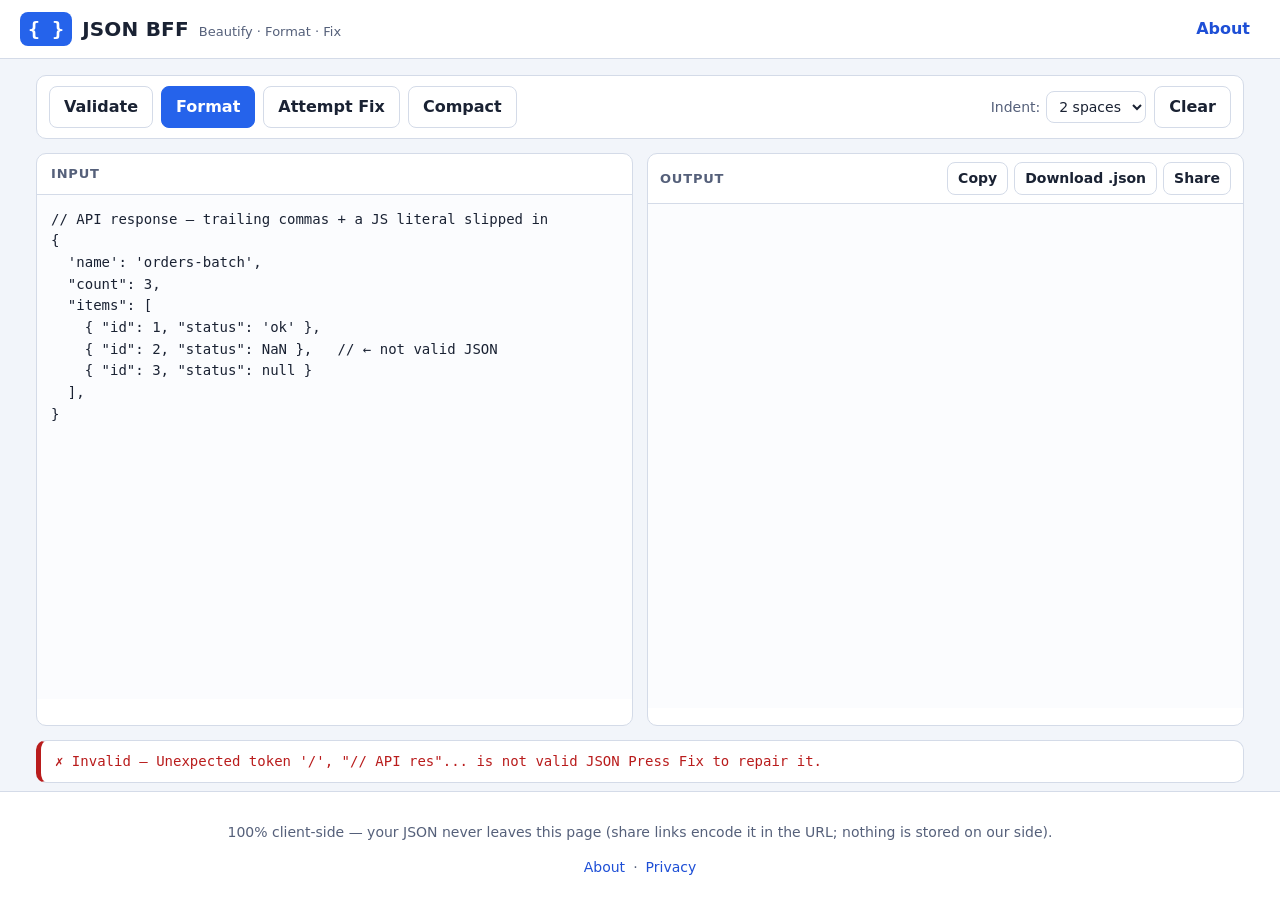
<file: index.html>
<!DOCTYPE html>
<html lang="en">
<head>
  <meta charset="utf-8" />
  <meta name="viewport" content="width=device-width, initial-scale=1" />

  <title>JSON BFF — Beautify, Format &amp; Fix JSON Online (Free, In-Browser)</title>
  <meta
    name="description"
    content="Free online JSON tool to validate, format/beautify, repair broken JSON (trailing commas, missing brackets, single quotes) and compact it — all in your browser, nothing uploaded."
  />

  <!-- Canonical: final production URL (production origin https://jsonbff.com via CNAME). -->
  <link rel="canonical" href="https://jsonbff.com/" />

  <!-- Open Graph -->
  <meta property="og:title" content="JSON BFF — Beautify, Format & Fix JSON Online (Free, In-Browser)" />
  <meta
    property="og:description"
    content="Validate, beautify, repair and compact JSON right in your browser. Trailing commas, single quotes, missing brackets — fixed without uploading a byte."
  />
  <meta property="og:type" content="website" />
  <meta property="og:url" content="https://jsonbff.com/" />

  <!-- Twitter Card -->
  <meta name="twitter:card" content="summary" />
  <meta name="twitter:title" content="JSON BFF — Beautify, Format & Fix JSON Online (Free, In-Browser)" />
  <meta
    name="twitter:description"
    content="Validate, beautify, repair and compact JSON right in your browser. Nothing is uploaded."
  />

  <meta name="theme-color" content="#2563eb" />

  <!-- Favicon: inline SVG data URI — no favicon.ico request can 404 (keeps
       the console clean, JSONBFF-PLAN.md §11) and adds zero files/deps. -->
  <link rel="icon" href="data:image/svg+xml,%3Csvg xmlns='http://www.w3.org/2000/svg' viewBox='0 0 64 64'%3E%3Crect width='64' height='64' rx='12' fill='%232563eb'/%3E%3Ctext x='32' y='43' font-family='monospace' font-size='28' font-weight='bold' fill='white' text-anchor='middle'%3E%7B%20%7D%3C/text%3E%3C/svg%3E" />

  <!-- Structured data: JSON-LD WebApplication (JSONBFF-PLAN.md §6) -->
  <script type="application/ld+json">
  {
    "@context": "https://schema.org",
    "@type": "WebApplication",
    "name": "JSON BFF — Beautify, Format & Fix",
    "description": "Free in-browser JSON tool: validate, format/beautify, repair broken JSON and compact it. 100% client-side, nothing uploaded.",
    "applicationCategory": "DeveloperApplication",
    "operatingSystem": "Any (web browser)",
    "url": "https://jsonbff.com/",
    "offers": { "@type": "Offer", "price": "0", "priceCurrency": "USD" }
  }
  </script>

  <link rel="stylesheet" href="css/style.css" />

  <!-- =====================================================================
       ADSENSE — post-approval drop-in (JSONBFF-PLAN.md §6)
       After AdSense approval:
       1. Replace every ca-pub-XXXXXXXXXXXXXXXX / 0000000000 with the real IDs.
       2. Uncomment the <script> tag below.
       3. Uncomment the (adsbygoogle ... push) line next to each <ins> in the body.
       4. Remove the two local-testing hide rules at the top of css/style.css.
       Kept commented while the publisher ID is a placeholder so the site
       passes the "zero console errors" definition of done (JSONBFF-PLAN.md §11).
       ===================================================================== -->
  <!--
  <script async
    src="https://pagead2.googlesyndication.com/pagead/js/adsbygoogle.js?client=ca-pub-XXXXXXXXXXXXXXXX"
    crossorigin="anonymous"></script>
  -->

  <!-- =====================================================================
       WEBMCP origin trial (JSONBFF-PLAN.md §12) — Chrome token live 2026-10-12.
       The WebMCP API (document.modelContext) is in a Chrome/Edge origin
       trial; js/webmcp.js is a silent no-op without the token, so the site
       works everywhere either way. Production origin = https://jsonbff.com
       (CNAME). Token below is origin-scoped to that domain, expiry
       2027-03-30 — on renewal swap in the fresh token (one meta per token;
       an Edge token would be added as a second meta). Verify: Model Context
       Tool Inspector extension, or document.modelContext.getTools() in DevTools.
       ===================================================================== -->
  <meta http-equiv="Origin-Trial" content="AnEXHY9UOOX8v7TKkCR5u8QTBTG3c91fAxZitmD546zOTrdKk3M3grfMVb0aXrVUYAwljxCYv6HlVMZiEp7z9gUAAABLeyJvcmlnaW4iOiJodHRwczovL2pzb25iZmYuY29tOjQ0MyIsImZlYXR1cmUiOiJXZWJNQ1AiLCJleHBpcnkiOjE4MDYzNjQ4MDB9" />

  <!-- ANALYTICS (GA4) — same pattern as AdSense: add the gtag snippet and
       measurement ID (G-XXXXXXXXXX) after approval (JSONBFF-PLAN.md §9). -->
</head>
<body>
  <a class="skip-link" href="#main">Skip to JSON tool</a>

  <header class="site-header">
    <div class="brand">
      <span class="logo" aria-hidden="true">{ }</span>
      <span class="brand-name">JSON BFF</span>
      <span class="brand-tag" aria-hidden="true">Beautify · Format · Fix</span>
    </div>
    <nav class="site-nav" aria-label="Site">
      <a href="about.html">About</a>
    </nav>
  </header>

  <div id="ad-header" class="ad-slot ad-slot--header">
    <!-- AdSense responsive unit (top, max ~90px). After approval, uncomment the push line. -->
    <ins
      class="adsbygoogle"
      style="display:block; max-height:90px;"
      data-ad-client="ca-pub-XXXXXXXXXXXXXXXX"
      data-ad-slot="0000000000"
      data-ad-format="auto"
      data-full-width-responsive="true"></ins>
    <!-- (adsbygoogle = window.adsbygoogle || []).push({}); -->
  </div>

  <main id="main">
    <div class="toolbar" role="group" aria-label="JSON actions">
      <button type="button" class="btn" id="btn-validate" aria-label="Validate the JSON in the input pane">Validate</button>
      <button type="button" class="btn btn--primary" id="btn-format" aria-label="Format (beautify) the JSON in the input pane">Format</button>
      <button type="button" class="btn" id="btn-fix" aria-label="Fix broken JSON in the input pane">Attempt Fix</button>
      <button type="button" class="btn" id="btn-compact" aria-label="Compact the JSON to a single line">Compact</button>

      <label class="indent-picker" for="indent-select">Indent:
        <select id="indent-select" aria-label="Indent style">
          <option value="2" selected>2 spaces</option>
          <option value="4">4 spaces</option>
          <option value="tab">Tab</option>
        </select>
      </label>

      <button type="button" class="btn btn--ghost" id="btn-clear" aria-label="Clear the input and output panes">Clear</button>
    </div>

    <div class="panes">
      <section class="pane" aria-labelledby="input-label">
        <h2 class="pane-title" id="input-label">Input</h2>
        <div class="pane-body">
          <textarea
            id="json-input"
            spellcheck="false"
            autocapitalize="off"
            autocomplete="off"
            autocorrect="off"
            aria-label="JSON input"
            placeholder='Paste JSON here — broken is fine. Example: {"name": "api", "items": [1, 2,],}'>
          </textarea>
        </div>
      </section>

      <section class="pane" aria-labelledby="output-label">
        <div class="output-head">
          <h2 class="pane-title" id="output-label">Output</h2>
          <div class="output-actions">
            <button type="button" class="btn btn--small" id="btn-copy" aria-label="Copy the output to the clipboard">Copy</button>
            <button type="button" class="btn btn--small" id="btn-download" aria-label="Download the output as json-formatted.json">Download .json</button>
            <button type="button" class="btn btn--small" id="btn-share" aria-label="Copy a share link containing your JSON" title="Paste some JSON first — Share copies a link that opens this page with it prefilled." disabled>Share</button>
          </div>
        </div>
        <div class="pane-body pane-body--output">
          <pre id="json-output-wrap"><code id="json-output"></code></pre>
        </div>
      </section>
    </div>

    <p id="status-bar" class="status status--info" role="status" aria-live="polite">Paste JSON on the left — it stays in your browser, nothing is uploaded.</p>
  </main>

  <div id="ad-footer" class="ad-slot ad-slot--footer">
    <!-- AdSense responsive unit (bottom). After approval, uncomment the push line. -->
    <ins
      class="adsbygoogle"
      style="display:block;"
      data-ad-client="ca-pub-XXXXXXXXXXXXXXXX"
      data-ad-slot="0000000001"
      data-ad-format="auto"
      data-full-width-responsive="true"></ins>
    <!-- (adsbygoogle = window.adsbygoogle || []).push({}); -->
  </div>

  <footer class="site-footer">
    <p class="privacy-line">100% client-side — your JSON never leaves this page (share links encode it in the URL; nothing is stored on our side).</p>
    <nav aria-label="Footer">
      <a href="about.html">About</a>
      <span aria-hidden="true">·</span>
      <a href="privacy.html">Privacy</a>
    </nav>
  </footer>

  <!-- Core actions (JSONBFF-PLAN.md §10). Load before app.js, which reads
       window.JSONBFFFormat / window.JSONBFFFix when the buttons are clicked. -->
  <script src="js/formatter.js"></script>
  <!-- fixer.js lives in three classic scripts (a/b/c): the single module,
       split only to fit a ~38 KB per-file push cap — see their headers -->
  <script src="js/fixer-a.js"></script>
  <script src="js/fixer-b.js"></script>
  <script src="js/fixer-c.js"></script>
  <script src="js/webmcp.js"></script>
  <script src="js/app.js"></script>
</body>
</html>
</file>
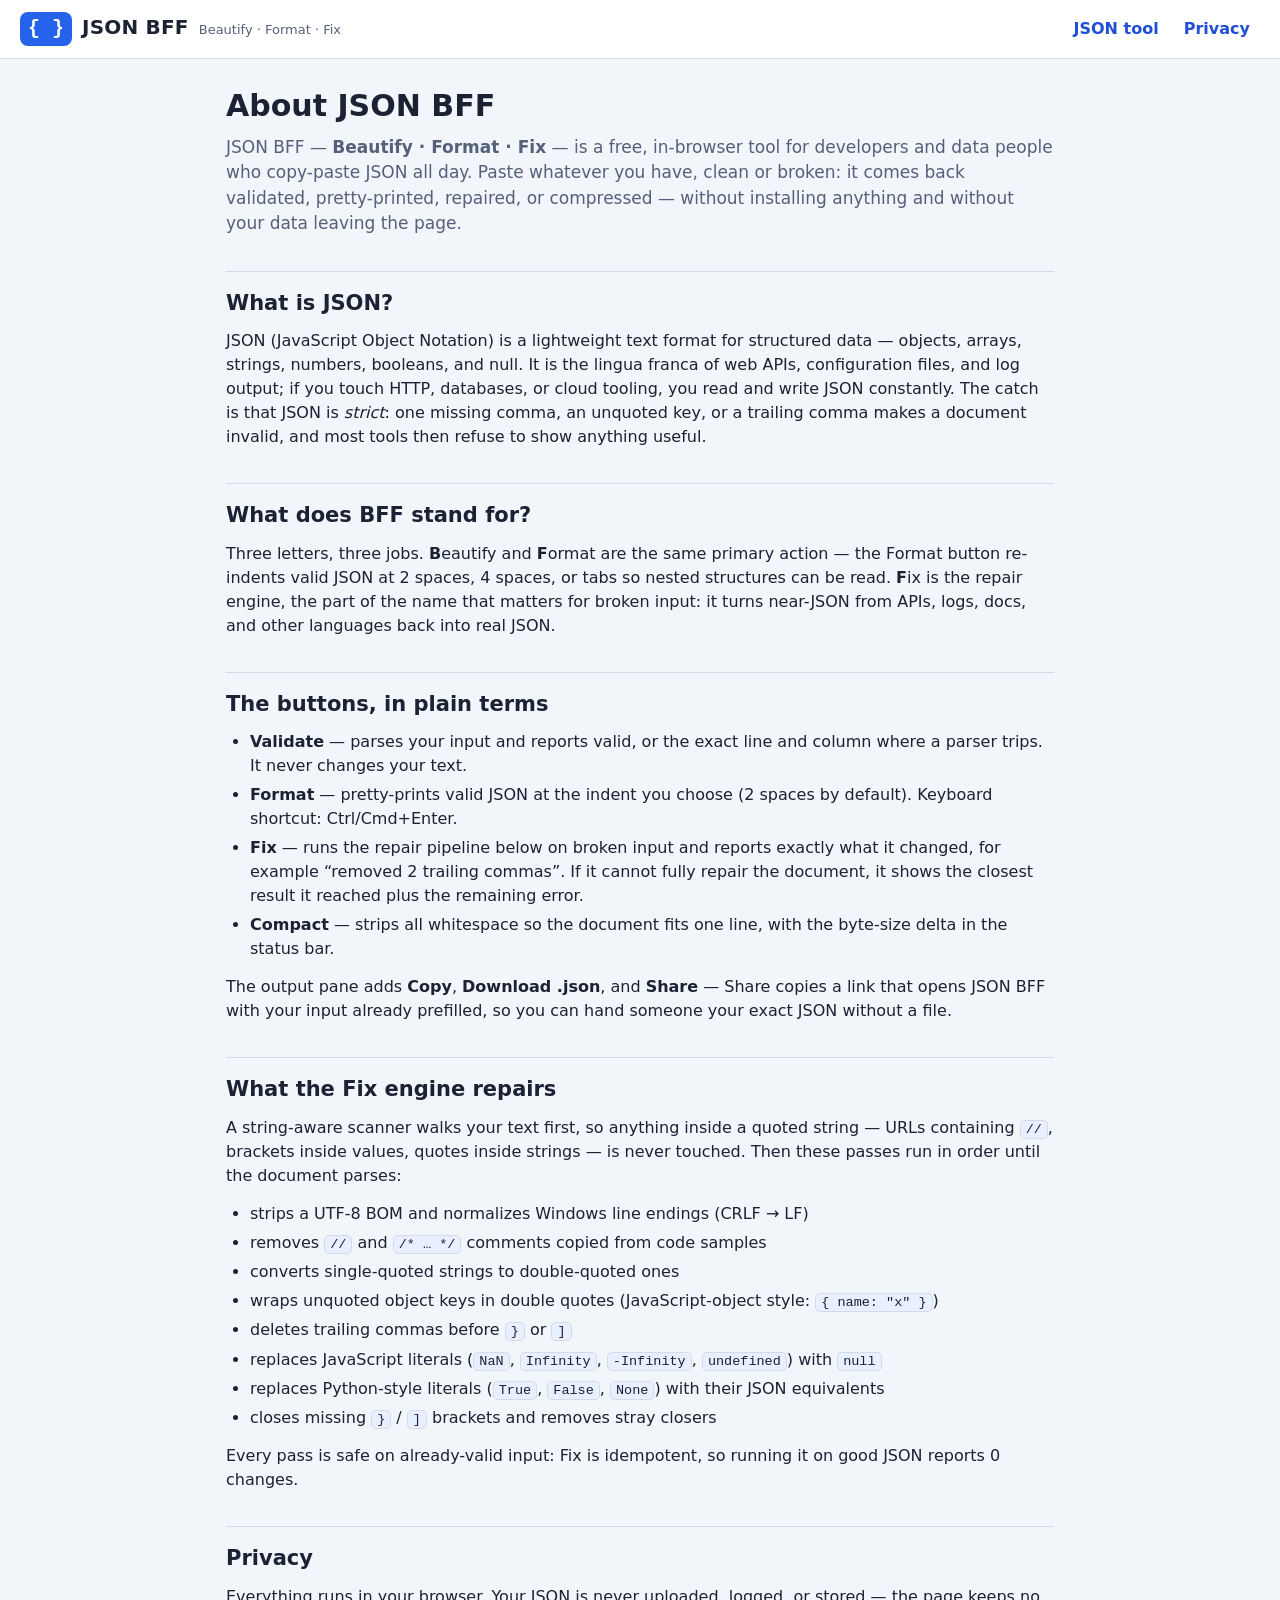
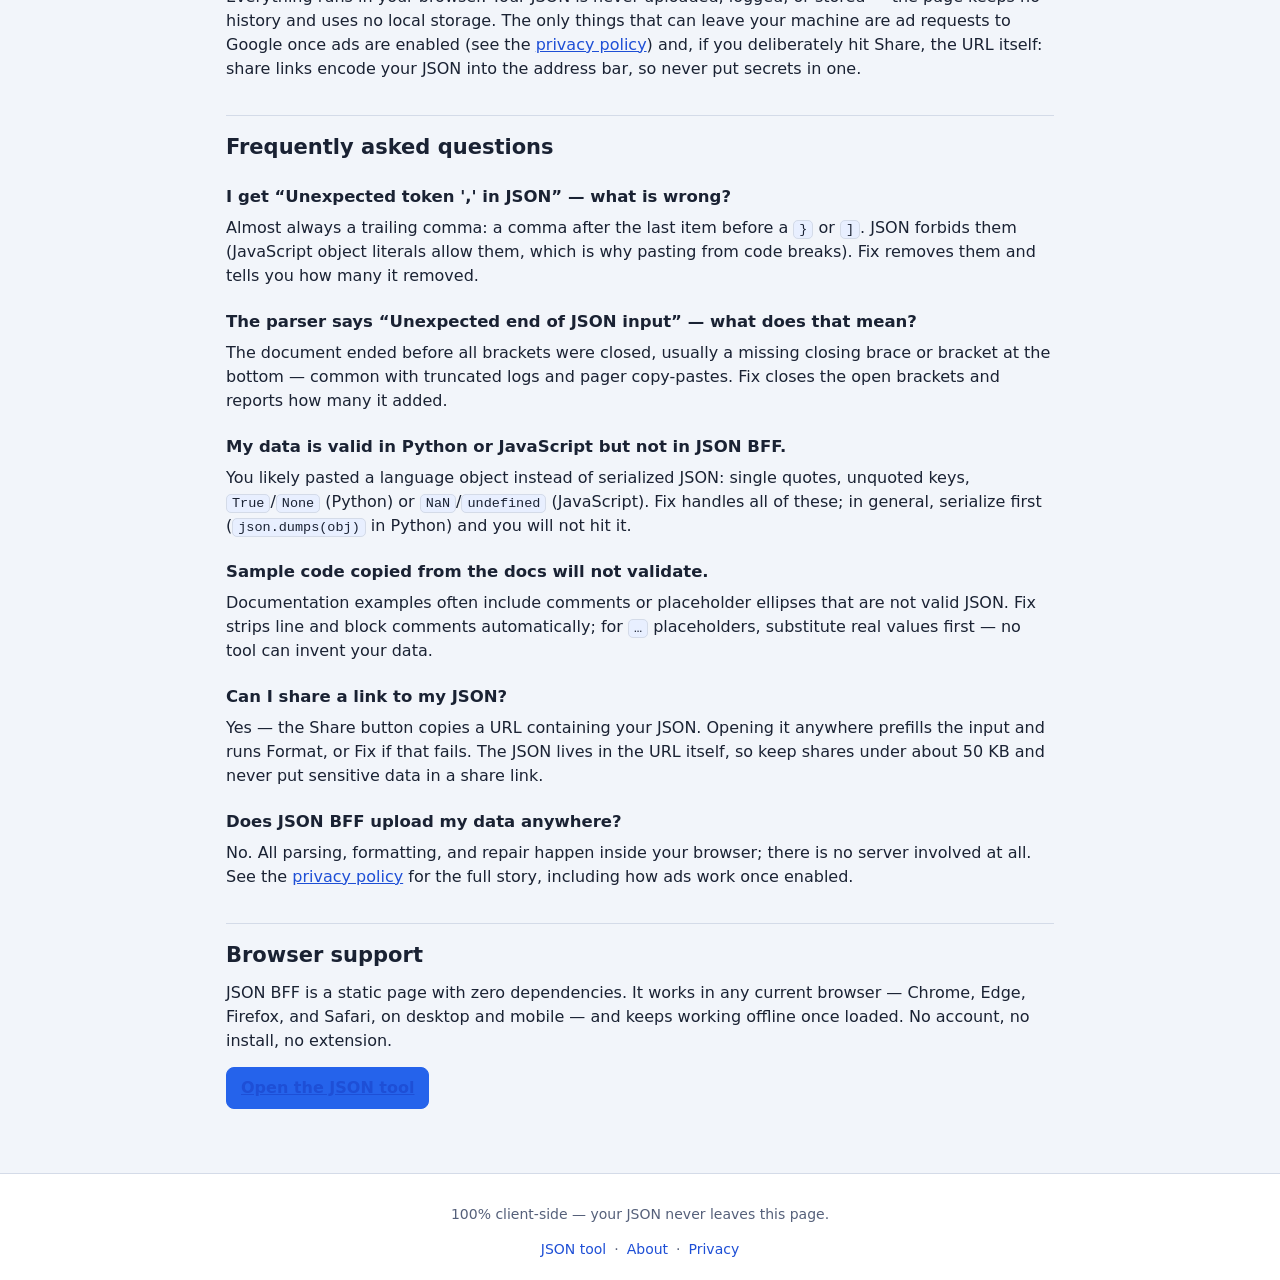
<file: about.html>
<!DOCTYPE html>
<html lang="en">
<head>
  <meta charset="utf-8" />
  <meta name="viewport" content="width=device-width, initial-scale=1" />

  <title>About JSON BFF — How It Works, What Fix Repairs &amp; FAQ</title>
  <meta
    name="description"
    content="How JSON BFF works: validate, beautify and repair broken JSON entirely in your browser. What each button does, what the Fix engine repairs, plus answers to common JSON errors."
  />

  <!-- Canonical: final production URL (production origin https://jsonbff.com via CNAME). -->
  <link rel="canonical" href="https://jsonbff.com/about.html" />

  <!-- Open Graph -->
  <meta property="og:title" content="About JSON BFF — How It Works, What Fix Repairs & FAQ" />
  <meta
    property="og:description"
    content="Validate, beautify and repair broken JSON entirely in your browser. Here's what each button does and what the Fix engine repairs."
  />
  <meta property="og:type" content="website" />
  <meta property="og:url" content="https://jsonbff.com/about.html" />

  <!-- Twitter Card -->
  <meta name="twitter:card" content="summary" />
  <meta name="twitter:title" content="About JSON BFF — How It Works, What Fix Repairs & FAQ" />
  <meta
    name="twitter:description"
    content="Validate, beautify and repair broken JSON in your browser. Nothing is uploaded."
  />

  <meta name="theme-color" content="#2563eb" />

  <!-- Favicon: inline SVG data URI — no favicon.ico request can 404 (keeps
       the console clean, JSONBFF-PLAN.md §11) and adds zero files/deps. -->
  <link rel="icon" href="data:image/svg+xml,%3Csvg xmlns='http://www.w3.org/2000/svg' viewBox='0 0 64 64'%3E%3Crect width='64' height='64' rx='12' fill='%232563eb'/%3E%3Ctext x='32' y='43' font-family='monospace' font-size='28' font-weight='bold' fill='white' text-anchor='middle'%3E%7B%20%7D%3C/text%3E%3C/svg%3E" />

  <!-- Structured data: FAQPage — keep these answers in sync with the visible
       FAQ below (Google requires structured data to match on-page content). -->
  <script type="application/ld+json">
  {
    "@context": "https://schema.org",
    "@type": "FAQPage",
    "mainEntity": [
      {
        "@type": "Question",
        "name": "I get an \"Unexpected token ',' in JSON\" error — what is wrong?",
        "acceptedAnswer": {
          "@type": "Answer",
          "text": "Almost always a trailing comma: a comma after the last item before a closing brace or bracket. JSON forbids trailing commas (JavaScript object literals allow them, which is why pasting from code breaks). Fix removes them and tells you how many it removed."
        }
      },
      {
        "@type": "Question",
        "name": "The parser says \"Unexpected end of JSON input\" — what does that mean?",
        "acceptedAnswer": {
          "@type": "Answer",
          "text": "The document ended before all brackets were closed, usually a missing closing brace or bracket at the bottom — common with truncated logs and pager copy-pastes. Fix closes the open brackets and reports how many it added."
        }
      },
      {
        "@type": "Question",
        "name": "My data is valid in Python or JavaScript but not in JSON BFF.",
        "acceptedAnswer": {
          "@type": "Answer",
          "text": "You likely pasted a language object instead of serialized JSON: single quotes, unquoted keys, True/None (Python) or NaN/undefined (JavaScript). Fix handles all of these; in general, serialize first (for example json.dumps in Python) and you will not hit it."
        }
      },
      {
        "@type": "Question",
        "name": "Sample code copied from the docs will not validate.",
        "acceptedAnswer": {
          "@type": "Answer",
          "text": "Documentation examples often include comments or placeholder ellipses that are not valid JSON. Fix strips line and block comments automatically; for ellipsis placeholders, substitute real values first — no tool can invent your data."
        }
      },
      {
        "@type": "Question",
        "name": "Can I share a link to my JSON?",
        "acceptedAnswer": {
          "@type": "Answer",
          "text": "Yes — the Share button copies a URL containing your JSON. Opening it anywhere prefills the input and runs Format, or Fix if that fails. The JSON lives in the URL itself, so keep shares under about 50 KB and never put sensitive data in a share link."
        }
      },
      {
        "@type": "Question",
        "name": "Does JSON BFF upload my data anywhere?",
        "acceptedAnswer": {
          "@type": "Answer",
          "text": "No. All parsing, formatting, and repair happen inside your browser; there is no server involved at all. The only data that can leave your machine is ad traffic to Google once ads are enabled, and URLs you deliberately share."
        }
      }
    ]
  }
  </script>

  <link rel="stylesheet" href="css/style.css" />

  <!-- ADSENSE — same post-approval drop-in as index.html (JSONBFF-PLAN.md §6):
       replace the placeholder publisher ID, uncomment the script there and the
       push line next to each <ins>, remove the hide rules in css/style.css. -->
  <!--
  <script async
    src="https://pagead2.googlesyndication.com/pagead/js/adsbygoogle.js?client=ca-pub-XXXXXXXXXXXXXXXX"
    crossorigin="anonymous"></script>
  -->
</head>
<body>
  <a class="skip-link" href="#main">Skip to content</a>

  <header class="site-header">
    <div class="brand">
      <span class="logo" aria-hidden="true">{ }</span>
      <span class="brand-name">JSON BFF</span>
      <span class="brand-tag" aria-hidden="true">Beautify · Format · Fix</span>
    </div>
    <nav class="site-nav" aria-label="Site">
      <a href="index.html">JSON tool</a>
      <a href="privacy.html">Privacy</a>
    </nav>
  </header>

  <div id="ad-header" class="ad-slot ad-slot--header">
    <!-- AdSense responsive unit (top). After approval, uncomment the push line. -->
    <ins
      class="adsbygoogle"
      style="display:block; max-height:90px;"
      data-ad-client="ca-pub-XXXXXXXXXXXXXXXX"
      data-ad-slot="0000000002"
      data-ad-format="auto"
      data-full-width-responsive="true"></ins>
    <!-- (adsbygoogle = window.adsbygoogle || []).push({}); -->
  </div>

  <main id="main" class="content-page">
    <article class="prose">
      <h1>About JSON BFF</h1>
      <p class="lede">JSON BFF — <strong>Beautify · Format · Fix</strong> — is a free, in-browser tool for developers and data people who copy-paste JSON all day. Paste whatever you have, clean or broken: it comes back validated, pretty-printed, repaired, or compressed — without installing anything and without your data leaving the page.</p>

      <h2>What is JSON?</h2>
      <p>JSON (JavaScript Object Notation) is a lightweight text format for structured data — objects, arrays, strings, numbers, booleans, and null. It is the lingua franca of web APIs, configuration files, and log output; if you touch HTTP, databases, or cloud tooling, you read and write JSON constantly. The catch is that JSON is <em>strict</em>: one missing comma, an unquoted key, or a trailing comma makes a document invalid, and most tools then refuse to show anything useful.</p>

      <h2>What does BFF stand for?</h2>
      <p>Three letters, three jobs. <strong>B</strong>eautify and <strong>F</strong>ormat are the same primary action — the Format button re-indents valid JSON at 2 spaces, 4 spaces, or tabs so nested structures can be read. <strong>F</strong>ix is the repair engine, the part of the name that matters for broken input: it turns near-JSON from APIs, logs, docs, and other languages back into real JSON.</p>
      <h2>The buttons, in plain terms</h2>
      <ul>
        <li><strong>Validate</strong> — parses your input and reports valid, or the exact line and column where a parser trips. It never changes your text.</li>
        <li><strong>Format</strong> — pretty-prints valid JSON at the indent you choose (2 spaces by default). Keyboard shortcut: Ctrl/Cmd+Enter.</li>
        <li><strong>Fix</strong> — runs the repair pipeline below on broken input and reports exactly what it changed, for example “removed 2 trailing commas”. If it cannot fully repair the document, it shows the closest result it reached plus the remaining error.</li>
        <li><strong>Compact</strong> — strips all whitespace so the document fits one line, with the byte-size delta in the status bar.</li>
      </ul>
      <p>The output pane adds <strong>Copy</strong>, <strong>Download .json</strong>, and <strong>Share</strong> — Share copies a link that opens JSON BFF with your input already prefilled, so you can hand someone your exact JSON without a file.</p>

      <h2>What the Fix engine repairs</h2>
      <p>A string-aware scanner walks your text first, so anything inside a quoted string — URLs containing <code>//</code>, brackets inside values, quotes inside strings — is never touched. Then these passes run in order until the document parses:</p>
      <ul>
        <li>strips a UTF-8 BOM and normalizes Windows line endings (CRLF → LF)</li>
        <li>removes <code>//</code> and <code>/* … */</code> comments copied from code samples</li>
        <li>converts single-quoted strings to double-quoted ones</li>
        <li>wraps unquoted object keys in double quotes (JavaScript-object style: <code>{ name: "x" }</code>)</li>
        <li>deletes trailing commas before <code>}</code> or <code>]</code></li>
        <li>replaces JavaScript literals (<code>NaN</code>, <code>Infinity</code>, <code>-Infinity</code>, <code>undefined</code>) with <code>null</code></li>
        <li>replaces Python-style literals (<code>True</code>, <code>False</code>, <code>None</code>) with their JSON equivalents</li>
        <li>closes missing <code>}</code> / <code>]</code> brackets and removes stray closers</li>
      </ul>
      <p>Every pass is safe on already-valid input: Fix is idempotent, so running it on good JSON reports 0 changes.</p>
      <h2>Privacy</h2>
      <p>Everything runs in your browser. Your JSON is never uploaded, logged, or stored — the page keeps no history and uses no local storage. The only things that can leave your machine are ad requests to Google once ads are enabled (see the <a href="privacy.html">privacy policy</a>) and, if you deliberately hit Share, the URL itself: share links encode your JSON into the address bar, so never put secrets in one.</p>

      <h2>Frequently asked questions</h2>
      <h3>I get “Unexpected token ',' in JSON” — what is wrong?</h3>
      <p>Almost always a trailing comma: a comma after the last item before a <code>}</code> or <code>]</code>. JSON forbids them (JavaScript object literals allow them, which is why pasting from code breaks). Fix removes them and tells you how many it removed.</p>

      <h3>The parser says “Unexpected end of JSON input” — what does that mean?</h3>
      <p>The document ended before all brackets were closed, usually a missing closing brace or bracket at the bottom — common with truncated logs and pager copy-pastes. Fix closes the open brackets and reports how many it added.</p>

      <h3>My data is valid in Python or JavaScript but not in JSON BFF.</h3>
      <p>You likely pasted a language object instead of serialized JSON: single quotes, unquoted keys, <code>True</code>/<code>None</code> (Python) or <code>NaN</code>/<code>undefined</code> (JavaScript). Fix handles all of these; in general, serialize first (<code>json.dumps(obj)</code> in Python) and you will not hit it.</p>

      <h3>Sample code copied from the docs will not validate.</h3>
      <p>Documentation examples often include comments or placeholder ellipses that are not valid JSON. Fix strips line and block comments automatically; for <code>…</code> placeholders, substitute real values first — no tool can invent your data.</p>

      <h3>Can I share a link to my JSON?</h3>
      <p>Yes — the Share button copies a URL containing your JSON. Opening it anywhere prefills the input and runs Format, or Fix if that fails. The JSON lives in the URL itself, so keep shares under about 50 KB and never put sensitive data in a share link.</p>

      <h3>Does JSON BFF upload my data anywhere?</h3>
      <p>No. All parsing, formatting, and repair happen inside your browser; there is no server involved at all. See the <a href="privacy.html">privacy policy</a> for the full story, including how ads work once enabled.</p>

      <h2>Browser support</h2>
      <p>JSON BFF is a static page with zero dependencies. It works in any current browser — Chrome, Edge, Firefox, and Safari, on desktop and mobile — and keeps working offline once loaded. No account, no install, no extension.</p>

      <p class="cta-row"><a class="btn btn--primary" href="index.html">Open the JSON tool</a></p>
    </article>
  </main>

  <div id="ad-footer" class="ad-slot ad-slot--footer">
    <!-- AdSense responsive unit (bottom). After approval, uncomment the push line. -->
    <ins
      class="adsbygoogle"
      style="display:block;"
      data-ad-client="ca-pub-XXXXXXXXXXXXXXXX"
      data-ad-slot="0000000003"
      data-ad-format="auto"
      data-full-width-responsive="true"></ins>
    <!-- (adsbygoogle = window.adsbygoogle || []).push({}); -->
  </div>

  <footer class="site-footer">
    <p class="privacy-line">100% client-side — your JSON never leaves this page.</p>
    <nav aria-label="Footer">
      <a href="index.html">JSON tool</a>
      <span aria-hidden="true">·</span>
      <a href="about.html">About</a>
      <span aria-hidden="true">·</span>
      <a href="privacy.html">Privacy</a>
    </nav>
  </footer>
</body>
</html>
</file>
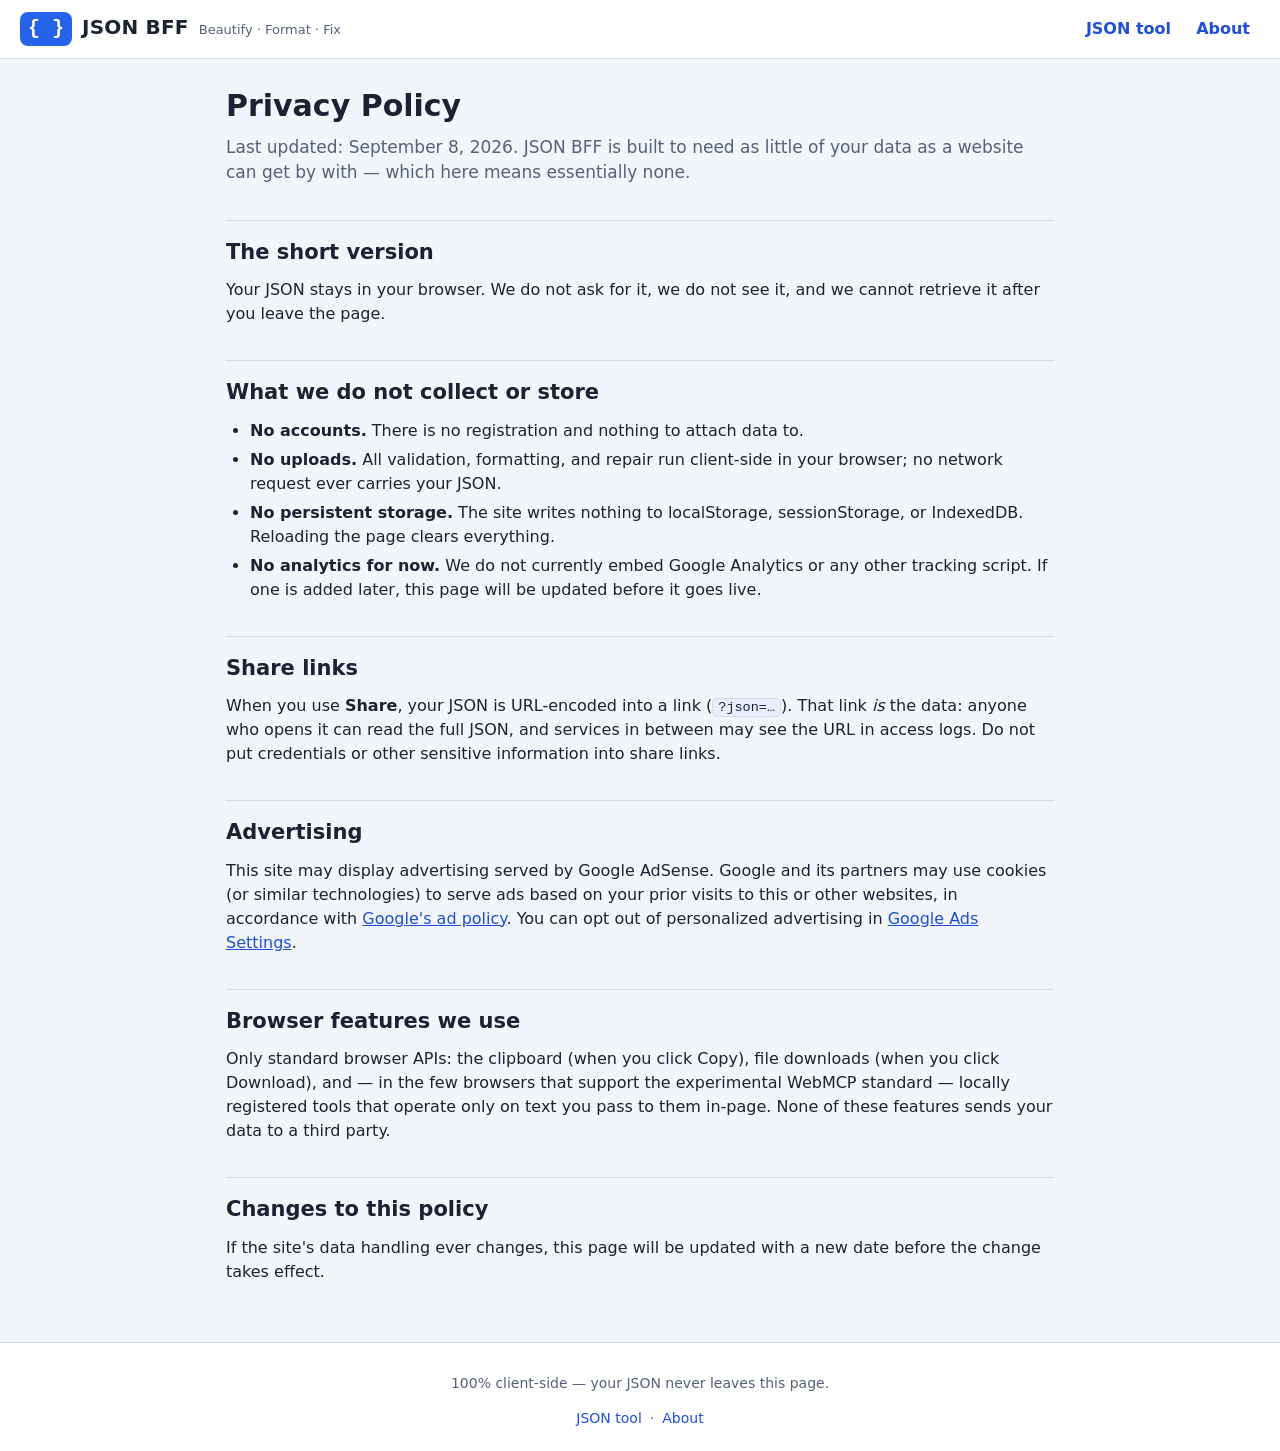
<file: privacy.html>
<!DOCTYPE html>
<html lang="en">
<head>
  <meta charset="utf-8" />
  <meta name="viewport" content="width=device-width, initial-scale=1" />

  <title>Privacy Policy — JSON BFF (In-Browser JSON Tool)</title>
  <meta
    name="description"
    content="JSON BFF privacy policy: all JSON processing happens in your browser. No accounts, no uploads, no stored history; third-party ad cookies only."
  />

  <!-- Canonical: final production URL (production origin https://jsonbff.com via CNAME). -->
  <link rel="canonical" href="https://jsonbff.com/privacy.html" />

  <!-- Open Graph -->
  <meta property="og:title" content="Privacy Policy — JSON BFF" />
  <meta
    property="og:description"
    content="All JSON processing happens in your browser. No accounts, no uploads, no stored history."
  />
  <meta property="og:type" content="website" />
  <meta property="og:url" content="https://jsonbff.com/privacy.html" />

  <meta name="theme-color" content="#2563eb" />

  <!-- Favicon: inline SVG data URI — no favicon.ico request can 404 (keeps
       the console clean, JSONBFF-PLAN.md §11) and adds zero files/deps. -->
  <link rel="icon" href="data:image/svg+xml,%3Csvg xmlns='http://www.w3.org/2000/svg' viewBox='0 0 64 64'%3E%3Crect width='64' height='64' rx='12' fill='%232563eb'/%3E%3Ctext x='32' y='43' font-family='monospace' font-size='28' font-weight='bold' fill='white' text-anchor='middle'%3E%7B%20%7D%3C/text%3E%3C/svg%3E" />

  <link rel="stylesheet" href="css/style.css" />

  <!-- ADSENSE — same post-approval drop-in as index.html (JSONBFF-PLAN.md §6):
       replace the placeholder publisher ID, uncomment the script there and the
       push line next to each <ins>, remove the hide rules in css/style.css. -->
  <!--
  <script async
    src="https://pagead2.googlesyndication.com/pagead/js/adsbygoogle.js?client=ca-pub-XXXXXXXXXXXXXXXX"
    crossorigin="anonymous"></script>
  -->
</head>
<body>
  <a class="skip-link" href="#main">Skip to content</a>

  <header class="site-header">
    <div class="brand">
      <span class="logo" aria-hidden="true">{ }</span>
      <span class="brand-name">JSON BFF</span>
      <span class="brand-tag" aria-hidden="true">Beautify · Format · Fix</span>
    </div>
    <nav class="site-nav" aria-label="Site">
      <a href="index.html">JSON tool</a>
      <a href="about.html">About</a>
    </nav>
  </header>

  <div id="ad-header" class="ad-slot ad-slot--header">
    <!-- AdSense responsive unit (top). After approval, uncomment the push line. -->
    <ins
      class="adsbygoogle"
      style="display:block; max-height:90px;"
      data-ad-client="ca-pub-XXXXXXXXXXXXXXXX"
      data-ad-slot="0000000004"
      data-ad-format="auto"
      data-full-width-responsive="true"></ins>
    <!-- (adsbygoogle = window.adsbygoogle || []).push({}); -->
  </div>

  <main id="main" class="content-page">
    <article class="prose">
      <h1>Privacy Policy</h1>
      <p class="lede">Last updated: September 8, 2026. JSON BFF is built to need as little of your data as a website can get by with — which here means essentially none.</p>

      <h2>The short version</h2>
      <p>Your JSON stays in your browser. We do not ask for it, we do not see it, and we cannot retrieve it after you leave the page.</p>

      <h2>What we do not collect or store</h2>
      <ul>
        <li><strong>No accounts.</strong> There is no registration and nothing to attach data to.</li>
        <li><strong>No uploads.</strong> All validation, formatting, and repair run client-side in your browser; no network request ever carries your JSON.</li>
        <li><strong>No persistent storage.</strong> The site writes nothing to localStorage, sessionStorage, or IndexedDB. Reloading the page clears everything.</li>
        <li><strong>No analytics for now.</strong> We do not currently embed Google Analytics or any other tracking script. If one is added later, this page will be updated before it goes live.</li>
      </ul>

      <h2>Share links</h2>
      <p>When you use <strong>Share</strong>, your JSON is URL-encoded into a link (<code>?json=…</code>). That link <em>is</em> the data: anyone who opens it can read the full JSON, and services in between may see the URL in access logs. Do not put credentials or other sensitive information into share links.</p>

      <h2>Advertising</h2>
      <p>This site may display advertising served by Google AdSense. Google and its partners may use cookies (or similar technologies) to serve ads based on your prior visits to this or other websites, in accordance with <a href="https://policies.google.com/technologies/ads" rel="noopener">Google's ad policy</a>. You can opt out of personalized advertising in <a href="https://adssettings.google.com" rel="noopener">Google Ads Settings</a>.</p>

      <h2>Browser features we use</h2>
      <p>Only standard browser APIs: the clipboard (when you click Copy), file downloads (when you click Download), and — in the few browsers that support the experimental WebMCP standard — locally registered tools that operate only on text you pass to them in-page. None of these features sends your data to a third party.</p>

      <h2>Changes to this policy</h2>
      <p>If the site's data handling ever changes, this page will be updated with a new date before the change takes effect.</p>
    </article>
  </main>

  <div id="ad-footer" class="ad-slot ad-slot--footer">
    <!-- AdSense responsive unit (bottom). After approval, uncomment the push line. -->
    <ins
      class="adsbygoogle"
      style="display:block;"
      data-ad-client="ca-pub-XXXXXXXXXXXXXXXX"
      data-ad-slot="0000000005"
      data-ad-format="auto"
      data-full-width-responsive="true"></ins>
    <!-- (adsbygoogle = window.adsbygoogle || []).push({}); -->
  </div>

  <footer class="site-footer">
    <p class="privacy-line">100% client-side — your JSON never leaves this page.</p>
    <nav aria-label="Footer">
      <a href="index.html">JSON tool</a>
      <span aria-hidden="true">·</span>
      <a href="about.html">About</a>
    </nav>
  </footer>
</body>
</html>
</file>
<file: css/style.css>
/* ============================================================
   JSON BFF — style.css
   Two-pane layout, toolbar, status bar, responsive (<768px stack).
   Zero dependencies; system font stacks only.
   ============================================================ */

/* LOCAL TESTING / pre-approval: ad slots are hidden so the layout has no
   dead space and no ad requests fire. REMOVE BOTH LINES below once AdSense
   is approved and the placeholder script is enabled (JSONBFF-PLAN.md §6). */
#ad-header, #ad-footer { display: none; }

:root {
  --bg: #f2f5fa;
  --panel: #ffffff;
  --text: #1a2233;
  --muted: #55607a;
  --border: #d4dbe8;
  --accent: #2563eb;
  --accent-strong: #1e4fd6;
  --accent-soft: #e8efff;
  --ok: #15803d;
  --error: #b91c1c;
  --warn: #92400e;
  --info: #374151;
  --radius: 10px;
  --mono: ui-monospace, "SF Mono", "Cascadia Code", Menlo, Consolas, monospace;
  --sans: system-ui, "Segoe UI", Roboto, Helvetica, Arial, sans-serif;
}

*, *::before, *::after { box-sizing: border-box; }

html, body { margin: 0; padding: 0; }

body {
  min-height: 100vh;
  display: flex;
  flex-direction: column;
  background: var(--bg);
  color: var(--text);
  font-family: var(--sans);
  font-size: 16px;
  line-height: 1.5;
}

#main {
  width: 100%;
  max-width: 1240px;
  margin: 0 auto;
  flex: 1;
  padding: 16px 16px 8px;
  display: flex;
  flex-direction: column;
  gap: 14px;
}

/* ---------- accessibility ---------- */
.skip-link {
  position: absolute;
  left: -9999px;
  top: 0;
  background: var(--accent);
  color: #fff;
  padding: 8px 14px;
  border-radius: 0 0 8px 0;
  z-index: 100;
  text-decoration: none;
}
.skip-link:focus { left: 0; }

button:focus-visible,
a:focus-visible,
select:focus-visible {
  outline: 3px solid var(--accent);
  outline-offset: 2px;
}

/* ---------- header ---------- */
.site-header {
  display: flex;
  align-items: center;
  justify-content: space-between;
  gap: 12px;
  flex-wrap: wrap;
  background: var(--panel);
  border-bottom: 1px solid var(--border);
  padding: 12px 20px;
}
.brand { display: flex; align-items: baseline; gap: 10px; }
.logo {
  font-family: var(--mono);
  font-weight: 700;
  font-size: 20px;
  color: #fff;
  background: var(--accent);
  border-radius: 8px;
  padding: 2px 8px;
}
.brand-name { font-size: 20px; font-weight: 700; letter-spacing: 0.2px; }
.brand-tag { color: var(--muted); font-size: 13px; }
.site-nav a {
  color: var(--accent-strong);
  text-decoration: none;
  font-weight: 600;
  padding: 6px 10px;
  border-radius: 8px;
}
.site-nav a:hover { background: var(--accent-soft); text-decoration: underline; }

/* ---------- ad slots ---------- */
.ad-slot {
  width: 100%;
  max-width: 970px;
  margin: 0 auto;
  padding: 10px 16px;
  text-align: center;
}

/* ---------- toolbar ---------- */
.toolbar {
  display: flex;
  align-items: center;
  flex-wrap: wrap;
  gap: 8px;
  background: var(--panel);
  border: 1px solid var(--border);
  border-radius: var(--radius);
  padding: 10px 12px;
}

.btn {
  font: inherit;
  font-weight: 600;
  color: var(--text);
  background: #fff;
  border: 1px solid var(--border);
  border-radius: 8px;
  padding: 8px 14px;
  cursor: pointer;
}
.btn:hover { background: var(--accent-soft); border-color: var(--accent); color: var(--accent-strong); }
.btn:active { transform: translateY(1px); }
.btn:disabled { opacity: 0.5; cursor: not-allowed; }
.btn--primary { background: var(--accent); border-color: var(--accent); color: #fff; }
.btn--primary:hover { background: var(--accent-strong); border-color: var(--accent-strong); color: #fff; }
.btn--ghost { background: transparent; }
.btn--small { padding: 5px 10px; font-size: 14px; }

.indent-picker {
  margin-left: auto; /* pushes indent + Clear to the right end */
  display: flex;
  align-items: center;
  gap: 6px;
  color: var(--muted);
  font-size: 14px;
}
#indent-select {
  font: inherit;
  padding: 6px 8px;
  border: 1px solid var(--border);
  border-radius: 8px;
  background: #fff;
  color: var(--text);
}

/* ---------- panes ---------- */
.panes {
  display: grid;
  grid-template-columns: 1fr 1fr;
  gap: 14px;
  flex: 1;
}
.pane {
  background: var(--panel);
  border: 1px solid var(--border);
  border-radius: var(--radius);
  display: flex;
  flex-direction: column;
  overflow: hidden;
}
.pane-title {
  margin: 0;
  font-size: 13px;
  font-weight: 700;
  text-transform: uppercase;
  letter-spacing: 0.8px;
  color: var(--muted);
  padding: 10px 14px;
  border-bottom: 1px solid var(--border);
}
.output-head {
  display: flex;
  align-items: center;
  justify-content: space-between;
  gap: 8px;
  flex-wrap: wrap;
  padding: 8px 12px;
  border-bottom: 1px solid var(--border);
}
.output-head .pane-title { border: 0; padding: 0; margin: 0; }
.output-actions { display: flex; gap: 6px; flex-wrap: wrap; }

.pane-body { height: clamp(340px, 56vh, 640px); }

#json-input {
  width: 100%;
  height: 100%;
  border: 0;
  resize: none;
  padding: 14px;
  font-family: var(--mono);
  font-size: 14px;
  line-height: 1.55;
  color: var(--text);
  background: #fbfcfe;
  white-space: pre; /* no wrap — horizontal scroll */
  overflow: auto;
}
#json-input:focus { outline: none; box-shadow: inset 0 0 0 2px var(--accent); }

#json-output-wrap {
  margin: 0;
  height: 100%;
  overflow: auto;
  padding: 14px;
  background: #fbfcfe;
}
#json-output {
  display: block;
  font-family: var(--mono);
  font-size: 14px;
  line-height: 1.55;
  white-space: pre;
}

/* ---------- status bar ---------- */
.status {
  margin: 0;
  padding: 10px 14px;
  border-radius: var(--radius);
  border: 1px solid var(--border);
  border-left-width: 5px;
  background: var(--panel);
  font-size: 14px;
  min-height: 42px; /* stable height — no layout shift when text changes */
}
.status--info  { border-left-color: var(--accent); color: var(--info); }
.status--ok    { border-left-color: var(--ok); color: var(--ok); }
/* .status--error gets pre-wrap + monospace because fix() failure messages
   embed a multi-line context snippet (fixer.js §8.2) whose caret line must
   render aligned; white-space: normal would collapse it to a run-on string.
   Single-line error statuses are visually unaffected by pre-wrap. */
.status--error { border-left-color: var(--error); color: var(--error); white-space: pre-wrap; word-break: break-word; font-family: var(--mono); }
.status--warn  { border-left-color: #d97706; color: var(--warn); }

/* ---------- footer ---------- */
.site-footer {
  background: var(--panel);
  border-top: 1px solid var(--border);
  padding: 16px 20px 22px;
  text-align: center;
  color: var(--muted);
  font-size: 14px;
}
.site-footer nav { margin-top: 6px; display: flex; gap: 8px; justify-content: center; }
.site-footer a { color: var(--accent-strong); text-decoration: none; }
.site-footer a:hover { text-decoration: underline; }

/* ---------- content pages (about / privacy / 404) ---------- */
#main.content-page {
  max-width: 860px;
  padding: 28px 16px 44px;
}
.prose h1 { font-size: 30px; line-height: 1.25; margin: 0 0 10px; }
.prose .lede { color: var(--muted); font-size: 17px; }
.prose h2 {
  font-size: 21px;
  margin: 34px 0 10px;
  padding-top: 16px;
  border-top: 1px solid var(--border);
}
.prose h3 { font-size: 16.5px; margin: 22px 0 6px; }
.prose p, .prose ul, .prose ol { margin: 0 0 14px; }
.prose ul, .prose ol { padding-left: 24px; }
.prose li { margin: 5px 0; }
.prose a { color: var(--accent-strong); }
.prose code {
  font-family: var(--mono);
  font-size: 13.5px;
  background: var(--accent-soft);
  border: 1px solid var(--border);
  border-radius: 5px;
  padding: 1px 5px;
}
.prose pre {
  margin: 0 0 14px;
  padding: 14px;
  background: #101827;
  color: #e6ebf4;
  border-radius: var(--radius);
  overflow: auto;
}
.prose pre code { background: none; border: 0; padding: 0; font-size: 13px; line-height: 1.55; }
.prose .btn { display: inline-block; }
.prose .cta-row .btn { margin: 0 4px 6px 0; }
.prose--center { text-align: center; }
.error-code {
  font-family: var(--mono);
  font-size: 64px;
  font-weight: 700;
  color: var(--accent);
  margin: 0 0 8px;
}

/* ---------- responsive (<768px): stack panes, wrap toolbar ---------- */
@media (max-width: 768px) {
  .panes { grid-template-columns: 1fr; }
  .pane-body { height: clamp(240px, 38vh, 460px); }
  .indent-picker { margin-left: 0; width: 100%; justify-content: space-between; }
  .brand-tag { display: none; }
  #main.content-page { padding: 22px 16px 32px; }
  .prose h1 { font-size: 25px; }
  .error-code { font-size: 48px; }
}
</file>
